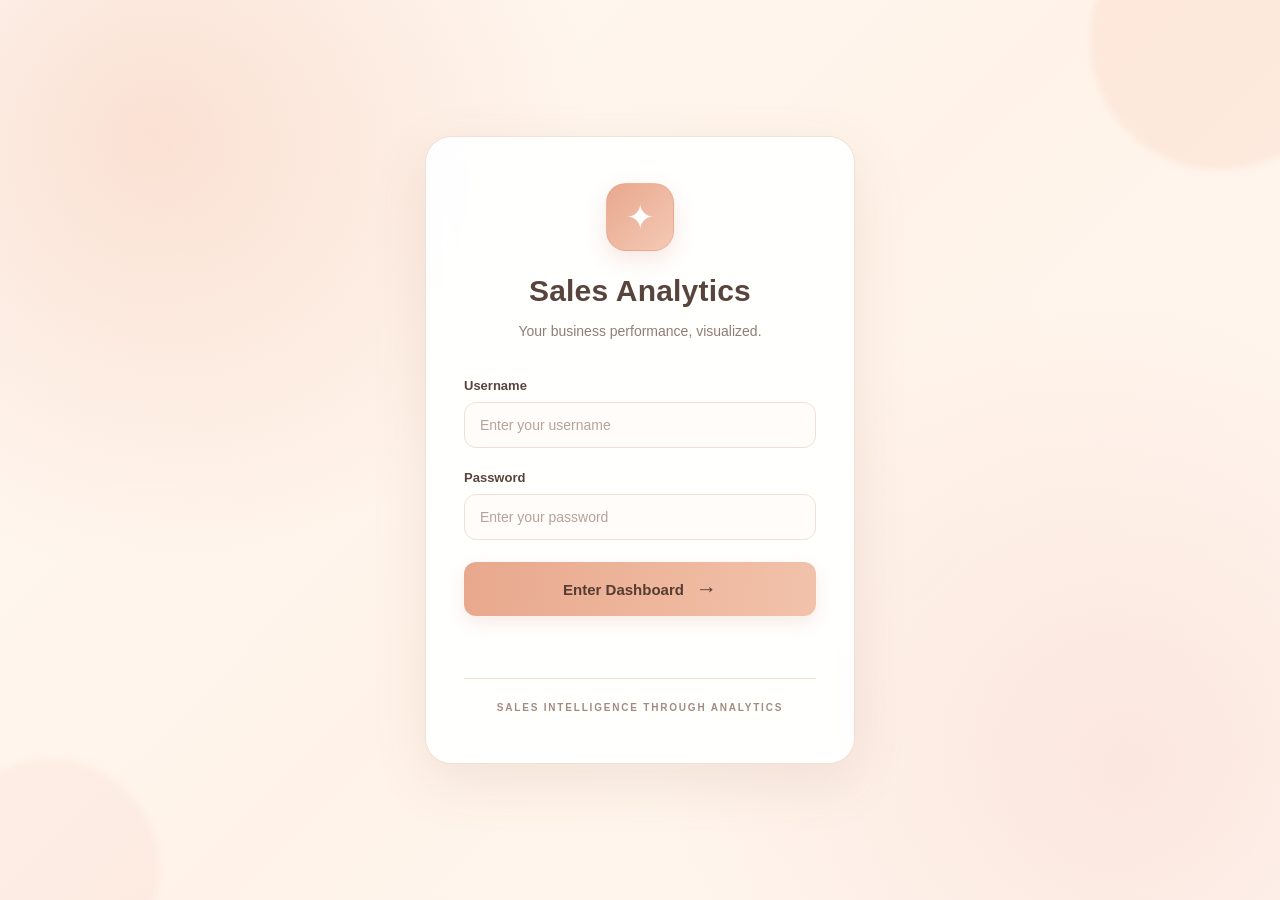
<file: index.html>
<!DOCTYPE html>
<html lang="en">
<head>
    <meta charset="UTF-8">
    <meta name="viewport" content="width=device-width, initial-scale=1.0">

    <title>Sales Analytics | Login</title>

    <link rel="stylesheet" href="style.css">
</head>

<body>

    <main class="login-container">

        <section class="login-card">

            <div class="brand-icon">✦</div>

            <h1>Sales Analytics</h1>

            <p class="subtitle">
                Your business performance, visualized.
            </p>

            <form id="loginForm">

                <div class="input-group">
                    <label for="username">Username</label>

                    <input
                        type="text"
                        id="username"
                        name="username"
                        placeholder="Enter your username"
                        required
                    >
                </div>

                <div class="input-group">
                    <label for="password">Password</label>

                    <input
                        type="password"
                        id="password"
                        name="password"
                        placeholder="Enter your password"
                        required
                    >
                </div>

                <button type="submit" class="login-button">
                    Enter Dashboard <span>→</span>
                </button>

                <p id="loginMessage" class="login-message"></p>

            </form>

            <div class="login-footer">
                SALES INTELLIGENCE THROUGH ANALYTICS
            </div>

        </section>

    </main>

    <script>
        document.getElementById("loginForm").addEventListener("submit", function(event) {
            event.preventDefault();

            const username = document.getElementById("username").value.trim();
            const password = document.getElementById("password").value;

            if (username !== "" && password !== "") {
                window.location.href = "dashboard.html";
            }
        });
    </script>

</body>
</html>
</file>
<file: style.css>
/* ==========================================
   SALES ANALYTICS — PEACH & CREAM LOGIN THEME
========================================== */

:root {
    --background: #FFF9F4;
    --card: #FFFFFF;
    --cream: #FFF4E8;
    --peach: #F1B69B;
    --peach-dark: #D98F73;
    --blush: #F8D9D0;
    --text-primary: #59443D;
    --text-secondary: #907D74;
    --border: #F0DFD4;
    --shadow: 0 18px 55px rgba(145, 101, 77, 0.12);
}

/* ==========================================
   GENERAL PAGE STYLING
========================================== */

* {
    margin: 0;
    padding: 0;
    box-sizing: border-box;
}

html {
    min-height: 100%;
}

body {
    min-height: 100vh;
    font-family: "Segoe UI", Arial, sans-serif;

    background:
        radial-gradient(
            circle at 12% 15%,
            rgba(241, 182, 155, 0.35),
            transparent 32%
        ),
        radial-gradient(
            circle at 88% 85%,
            rgba(248, 217, 208, 0.55),
            transparent 35%
        ),
        linear-gradient(
            135deg,
            #FFF9F4 0%,
            #FFF3E9 50%,
            #FFF8F2 100%
        );

    color: var(--text-primary);
    overflow-x: hidden;
}

/* Soft decorative background shapes */

body::before,
body::after {
    content: "";
    position: fixed;
    border-radius: 50%;
    pointer-events: none;
    z-index: 0;
}

body::before {
    width: 260px;
    height: 260px;
    top: -90px;
    right: -70px;
    background: rgba(241, 182, 155, 0.18);
    filter: blur(3px);
}

body::after {
    width: 220px;
    height: 220px;
    bottom: -80px;
    left: -60px;
    background: rgba(248, 217, 208, 0.30);
    filter: blur(3px);
}

/* ==========================================
   LOGIN PAGE LAYOUT
========================================== */

.login-container {
    position: relative;
    z-index: 1;

    min-height: 100vh;

    display: flex;
    justify-content: center;
    align-items: center;

    padding: 35px 20px;
}

/* ==========================================
   LOGIN CARD
========================================== */

.login-card {
    width: 100%;
    max-width: 430px;

    padding: 46px 38px;

    text-align: center;

    background: rgba(255, 255, 255, 0.94);

    border: 1px solid rgba(240, 223, 212, 0.95);
    border-radius: 26px;

    box-shadow: var(--shadow);

    backdrop-filter: blur(12px);

    animation: cardAppear 0.7s ease;
}

/* ==========================================
   BRAND ICON
========================================== */

.brand-icon {
    width: 68px;
    height: 68px;

    margin: 0 auto 23px;

    display: flex;
    justify-content: center;
    align-items: center;

    font-size: 34px;
    color: #FFFFFF;

    background: linear-gradient(
        135deg,
        #E8A88D,
        #F5C9B5
    );

    border: 1px solid rgba(217, 143, 115, 0.25);
    border-radius: 20px;

    box-shadow:
        0 8px 22px rgba(217, 143, 115, 0.22);
}

/* ==========================================
   HEADINGS
========================================== */

.login-card h1 {
    font-size: 30px;
    font-weight: 750;
    letter-spacing: 0.2px;

    color: var(--text-primary);

    margin-bottom: 12px;
}

.subtitle {
    font-size: 14px;
    line-height: 1.7;

    color: var(--text-secondary);

    margin-bottom: 35px;
}

/* ==========================================
   INPUT FIELDS
========================================== */

.input-group {
    text-align: left;
    margin-bottom: 22px;
}

.input-group label {
    display: block;

    margin-bottom: 9px;

    font-size: 13px;
    font-weight: 650;

    color: var(--text-primary);
}

.input-group input {
    width: 100%;

    padding: 14px 15px;

    background: #FFFCF9;

    border: 1px solid var(--border);
    border-radius: 12px;

    color: var(--text-primary);

    font-family: inherit;
    font-size: 14px;

    outline: none;

    transition:
        border-color 0.25s ease,
        box-shadow 0.25s ease,
        background 0.25s ease;
}

.input-group input::placeholder {
    color: #B5A39A;
}

.input-group input:hover {
    border-color: #E8C6B4;
}

.input-group input:focus {
    background: #FFFFFF;

    border-color: var(--peach-dark);

    box-shadow:
        0 0 0 4px rgba(241, 182, 155, 0.18);
}

/* ==========================================
   LOGIN BUTTON
========================================== */

.login-button {
    width: 100%;

    padding: 15px;
    margin-top: 8px;

    display: flex;
    justify-content: center;
    align-items: center;
    gap: 12px;

    border: none;
    border-radius: 12px;

    background: linear-gradient(
        100deg,
        #E8A88D,
        #F2C2AA
    );

    color: #573C31;

    font-family: inherit;
    font-size: 15px;
    font-weight: 750;

    cursor: pointer;

    box-shadow:
        0 7px 18px rgba(217, 143, 115, 0.18);

    transition:
        transform 0.25s ease,
        box-shadow 0.25s ease,
        filter 0.25s ease;
}

.login-button span {
    font-size: 21px;

    transition: transform 0.25s ease;
}

.login-button:hover {
    transform: translateY(-2px);

    filter: saturate(1.05);

    box-shadow:
        0 11px 24px rgba(217, 143, 115, 0.28);
}

.login-button:hover span {
    transform: translateX(4px);
}

.login-button:active {
    transform: translateY(0);
}

/* Keyboard accessibility */

.login-button:focus-visible {
    outline: 3px solid rgba(217, 143, 115, 0.55);
    outline-offset: 4px;
}

/* ==========================================
   LOGIN MESSAGE
========================================== */

.login-message {
    min-height: 18px;

    margin-top: 12px;

    font-size: 13px;
    color: #C85E52;
}

/* ==========================================
   FOOTER
========================================== */

.login-footer {
    margin-top: 32px;
    padding-top: 20px;

    border-top: 1px solid var(--border);

    font-size: 10px;
    font-weight: 600;

    letter-spacing: 1.8px;
    line-height: 1.8;

    color: #A28B7F;
}

/* ==========================================
   ANIMATION
========================================== */

@keyframes cardAppear {
    from {
        opacity: 0;
        transform: translateY(18px);
    }

    to {
        opacity: 1;
        transform: translateY(0);
    }
}

/* ==========================================
   MOBILE RESPONSIVENESS
========================================== */

@media (max-width: 480px) {
    .login-container {
        padding: 24px 16px;
    }

    .login-card {
        padding: 35px 24px;
        border-radius: 22px;
    }

    .login-card h1 {
        font-size: 26px;
    }

    .subtitle {
        font-size: 13px;
        margin-bottom: 29px;
    }

    .login-footer {
        font-size: 9px;
        letter-spacing: 1.3px;
    }

    .brand-icon {
        width: 60px;
        height: 60px;
        font-size: 30px;
    }
}

/* Respect reduced-motion preferences */

@media (prefers-reduced-motion: reduce) {
    *,
    *::before,
    *::after {
        animation-duration: 0.01ms !important;
        transition-duration: 0.01ms !important;
    }
}
</file>
